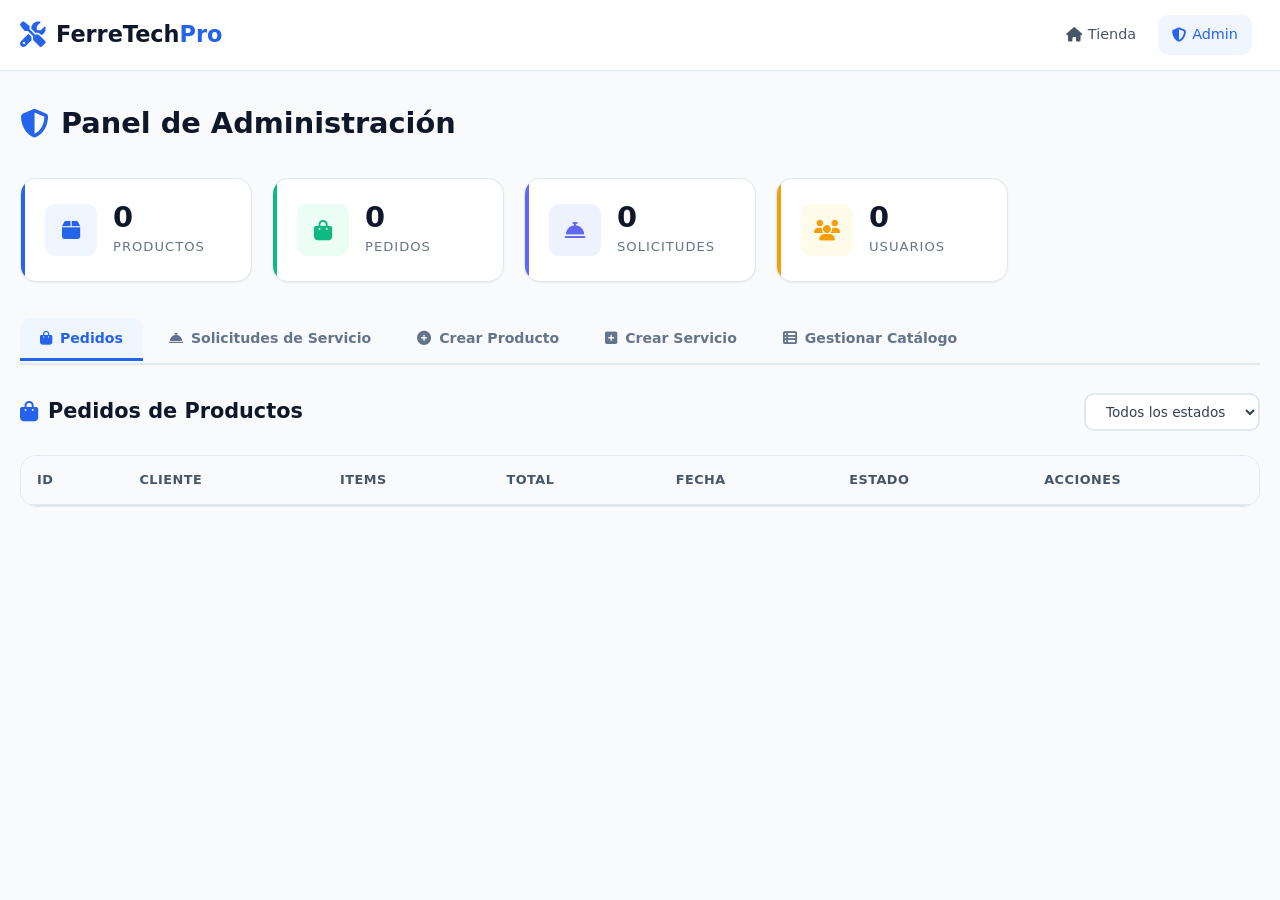
<file: admin.html>
<!DOCTYPE html>
<html lang="es">
<head>
    <meta charset="UTF-8">
    <meta name="viewport" content="width=device-width, initial-scale=1.0">
    <title>Panel Admin - FerreTech Pro</title>
    <link rel="stylesheet" href="style.css">
    <link rel="stylesheet" href="https://cdnjs.cloudflare.com/ajax/libs/font-awesome/6.5.0/css/all.min.css">
</head>
<body>

    <!-- NAVBAR -->
    <nav class="navbar" id="navbar">
        <div class="nav-container">
            <a href="index.html" class="nav-logo">
                <i class="fas fa-tools"></i>
                <span>FerreTech<strong>Pro</strong></span>
            </a>
            <div class="nav-links" id="navLinks">
                <a href="index.html" class="nav-link"><i class="fas fa-home"></i> Tienda</a>
                <a href="admin.html" class="nav-link active"><i class="fas fa-shield-alt"></i> Admin</a>
                <div class="nav-user" id="navUser"></div>
            </div>
            <button class="nav-toggle" id="navToggle"><i class="fas fa-bars"></i></button>
        </div>
    </nav>

    <!-- ADMIN CONTENT -->
    <main class="admin-page">
        <div class="container">
            <div class="page-header">
                <h1><i class="fas fa-shield-alt"></i> Panel de Administración</h1>
            </div>

            <!-- STATS CARDS -->
            <div class="admin-stats" id="adminStats">
                <div class="admin-stat-card stat-blue">
                    <div class="stat-icon"><i class="fas fa-box"></i></div>
                    <div class="stat-info">
                        <span class="stat-value" id="statProducts">0</span>
                        <span class="stat-label">Productos</span>
                    </div>
                </div>
                <div class="admin-stat-card stat-green">
                    <div class="stat-icon"><i class="fas fa-shopping-bag"></i></div>
                    <div class="stat-info">
                        <span class="stat-value" id="statOrders">0</span>
                        <span class="stat-label">Pedidos</span>
                    </div>
                </div>
                <div class="admin-stat-card stat-purple">
                    <div class="stat-icon"><i class="fas fa-concierge-bell"></i></div>
                    <div class="stat-info">
                        <span class="stat-value" id="statServices">0</span>
                        <span class="stat-label">Solicitudes</span>
                    </div>
                </div>
                <div class="admin-stat-card stat-orange">
                    <div class="stat-icon"><i class="fas fa-users"></i></div>
                    <div class="stat-info">
                        <span class="stat-value" id="statUsers">0</span>
                        <span class="stat-label">Usuarios</span>
                    </div>
                </div>
            </div>

            <!-- TABS -->
            <div class="admin-tabs">
                <button class="admin-tab active" data-tab="orders">
                    <i class="fas fa-shopping-bag"></i> Pedidos
                </button>
                <button class="admin-tab" data-tab="serviceRequests">
                    <i class="fas fa-concierge-bell"></i> Solicitudes de Servicio
                </button>
                <button class="admin-tab" data-tab="createProduct">
                    <i class="fas fa-plus-circle"></i> Crear Producto
                </button>
                <button class="admin-tab" data-tab="createService">
                    <i class="fas fa-plus-square"></i> Crear Servicio
                </button>
                <button class="admin-tab" data-tab="manageItems">
                    <i class="fas fa-th-list"></i> Gestionar Catálogo
                </button>
            </div>

            <!-- TAB: PEDIDOS -->
            <div class="admin-panel active" id="panel-orders">
                <div class="panel-header">
                    <h2><i class="fas fa-shopping-bag"></i> Pedidos de Productos</h2>
                    <div class="panel-filters">
                        <select id="orderStatusFilter">
                            <option value="all">Todos los estados</option>
                            <option value="pendiente">Pendiente</option>
                            <option value="procesando">Procesando</option>
                            <option value="enviado">Enviado</option>
                            <option value="entregado">Entregado</option>
                            <option value="cancelado">Cancelado</option>
                        </select>
                    </div>
                </div>
                <div class="admin-table-wrapper">
                    <table class="admin-table" id="ordersTable">
                        <thead>
                            <tr>
                                <th>ID</th>
                                <th>Cliente</th>
                                <th>Items</th>
                                <th>Total</th>
                                <th>Fecha</th>
                                <th>Estado</th>
                                <th>Acciones</th>
                            </tr>
                        </thead>
                        <tbody id="ordersBody"></tbody>
                    </table>
                </div>
                <div class="empty-state hidden" id="emptyOrders">
                    <i class="fas fa-inbox"></i>
                    <h3>No hay pedidos</h3>
                    <p>Los pedidos de clientes aparecerán aquí</p>
                </div>
            </div>

            <!-- TAB: SOLICITUDES DE SERVICIO -->
            <div class="admin-panel" id="panel-serviceRequests">
                <div class="panel-header">
                    <h2><i class="fas fa-concierge-bell"></i> Solicitudes de Servicio</h2>
                    <div class="panel-filters">
                        <select id="serviceStatusFilter">
                            <option value="all">Todos los estados</option>
                            <option value="pendiente">Pendiente</option>
                            <option value="en_progreso">En Progreso</option>
                            <option value="completado">Completado</option>
                            <option value="cancelado">Cancelado</option>
                        </select>
                    </div>
                </div>
                <div class="admin-table-wrapper">
                    <table class="admin-table" id="serviceRequestsTable">
                        <thead>
                            <tr>
                                <th>ID</th>
                                <th>Cliente</th>
                                <th>Servicio</th>
                                <th>Descripción</th>
                                <th>Fecha Solicitada</th>
                                <th>Estado</th>
                                <th>Acciones</th>
                            </tr>
                        </thead>
                        <tbody id="serviceRequestsBody"></tbody>
                    </table>
                </div>
                <div class="empty-state hidden" id="emptyServiceRequests">
                    <i class="fas fa-concierge-bell"></i>
                    <h3>No hay solicitudes</h3>
                    <p>Las solicitudes de servicio aparecerán aquí</p>
                </div>
            </div>

            <!-- TAB: CREAR PRODUCTO -->
            <div class="admin-panel" id="panel-createProduct">
                <div class="panel-header">
                    <h2><i class="fas fa-plus-circle"></i> Crear Nuevo Producto</h2>
                </div>
                <form class="admin-form" id="createProductForm">
                    <div class="form-row">
                        <div class="form-group">
                            <label><i class="fas fa-tag"></i> Nombre del producto</label>
                            <input type="text" id="prodName" placeholder="Ej: Taladro Percutor" required>
                        </div>
                        <div class="form-group">
                            <label><i class="fas fa-layer-group"></i> Categoría</label>
                            <select id="prodCategory" required>
                                <option value="">Seleccionar...</option>
                                <option value="herramientas">Herramientas</option>
                                <option value="materiales">Materiales</option>
                                <option value="electrico">Eléctrico</option>
                                <option value="seguridad">Seguridad</option>
                                <option value="plomeria">Plomería</option>
                            </select>
                        </div>
                    </div>
                    <div class="form-group">
                        <label><i class="fas fa-align-left"></i> Descripción</label>
                        <textarea id="prodDescription" rows="3" placeholder="Descripción detallada del producto..." required></textarea>
                    </div>
                    <div class="form-row">
                        <div class="form-group">
                            <label><i class="fas fa-dollar-sign"></i> Precio ($)</label>
                            <input type="number" id="prodPrice" step="0.01" min="0.01" placeholder="0.00" required>
                        </div>
                        <div class="form-group">
                            <label><i class="fas fa-boxes"></i> Stock</label>
                            <input type="number" id="prodStock" min="0" placeholder="0" required>
                        </div>
                        <div class="form-group">
                            <label><i class="fas fa-image"></i> Icono (FontAwesome)</label>
                            <input type="text" id="prodIcon" placeholder="Ej: fa-hammer" value="fa-box">
                        </div>
                    </div>
                    <button type="submit" class="btn btn-primary btn-lg">
                        <i class="fas fa-save"></i> Guardar Producto
                    </button>
                </form>
            </div>

            <!-- TAB: CREAR SERVICIO -->
            <div class="admin-panel" id="panel-createService">
                <div class="panel-header">
                    <h2><i class="fas fa-plus-square"></i> Crear Nuevo Servicio</h2>
                </div>
                <form class="admin-form" id="createServiceForm">
                    <div class="form-row">
                        <div class="form-group">
                            <label><i class="fas fa-tag"></i> Nombre del servicio</label>
                            <input type="text" id="svcName" placeholder="Ej: Mantenimiento Eléctrico" required>
                        </div>
                        <div class="form-group">
                            <label><i class="fas fa-image"></i> Icono (FontAwesome)</label>
                            <input type="text" id="svcIcon" placeholder="Ej: fa-plug" value="fa-cog">
                        </div>
                    </div>
                    <div class="form-group">
                        <label><i class="fas fa-align-left"></i> Descripción</label>
                        <textarea id="svcDescription" rows="3" placeholder="Descripción del servicio..." required></textarea>
                    </div>
                    <div class="form-row">
                        <div class="form-group">
                            <label><i class="fas fa-dollar-sign"></i> Precio base ($)</label>
                            <input type="number" id="svcPrice" step="0.01" min="0" placeholder="0.00" required>
                        </div>
                        <div class="form-group">
                            <label><i class="fas fa-palette"></i> Color del card</label>
                            <select id="svcColor">
                                <option value="blue">Azul</option>
                                <option value="green">Verde</option>
                                <option value="purple">Morado</option>
                                <option value="orange">Naranja</option>
                                <option value="red">Rojo</option>
                            </select>
                        </div>
                    </div>
                    <div class="form-group">
                        <label><i class="fas fa-list"></i> Características (una por línea)</label>
                        <textarea id="svcFeatures" rows="4" placeholder="Diagnóstico gratuito&#10;Garantía 6 meses&#10;Técnicos certificados" required></textarea>
                    </div>
                    <button type="submit" class="btn btn-primary btn-lg">
                        <i class="fas fa-save"></i> Guardar Servicio
                    </button>
                </form>
            </div>

            <!-- TAB: GESTIONAR CATÁLOGO -->
            <div class="admin-panel" id="panel-manageItems">
                <div class="panel-header">
                    <h2><i class="fas fa-th-list"></i> Gestionar Catálogo</h2>
                    <div class="panel-filters">
                        <select id="catalogTypeFilter">
                            <option value="all">Todo</option>
                            <option value="product">Solo Productos</option>
                            <option value="service">Solo Servicios</option>
                        </select>
                    </div>
                </div>
                <div class="admin-table-wrapper">
                    <table class="admin-table" id="catalogTable">
                        <thead>
                            <tr>
                                <th>ID</th>
                                <th>Tipo</th>
                                <th>Nombre</th>
                                <th>Categoría</th>
                                <th>Precio</th>
                                <th>Stock</th>
                                <th>Acciones</th>
                            </tr>
                        </thead>
                        <tbody id="catalogBody"></tbody>
                    </table>
                </div>
            </div>

        </div>
    </main>

    <!-- TOAST -->
    <div class="toast-container" id="toastContainer"></div>

    <script src="js/api.js"></script>
    <script src="js/cart.js"></script>
    <script src="js/admin.js"></script>
</body>
</html>
</file>
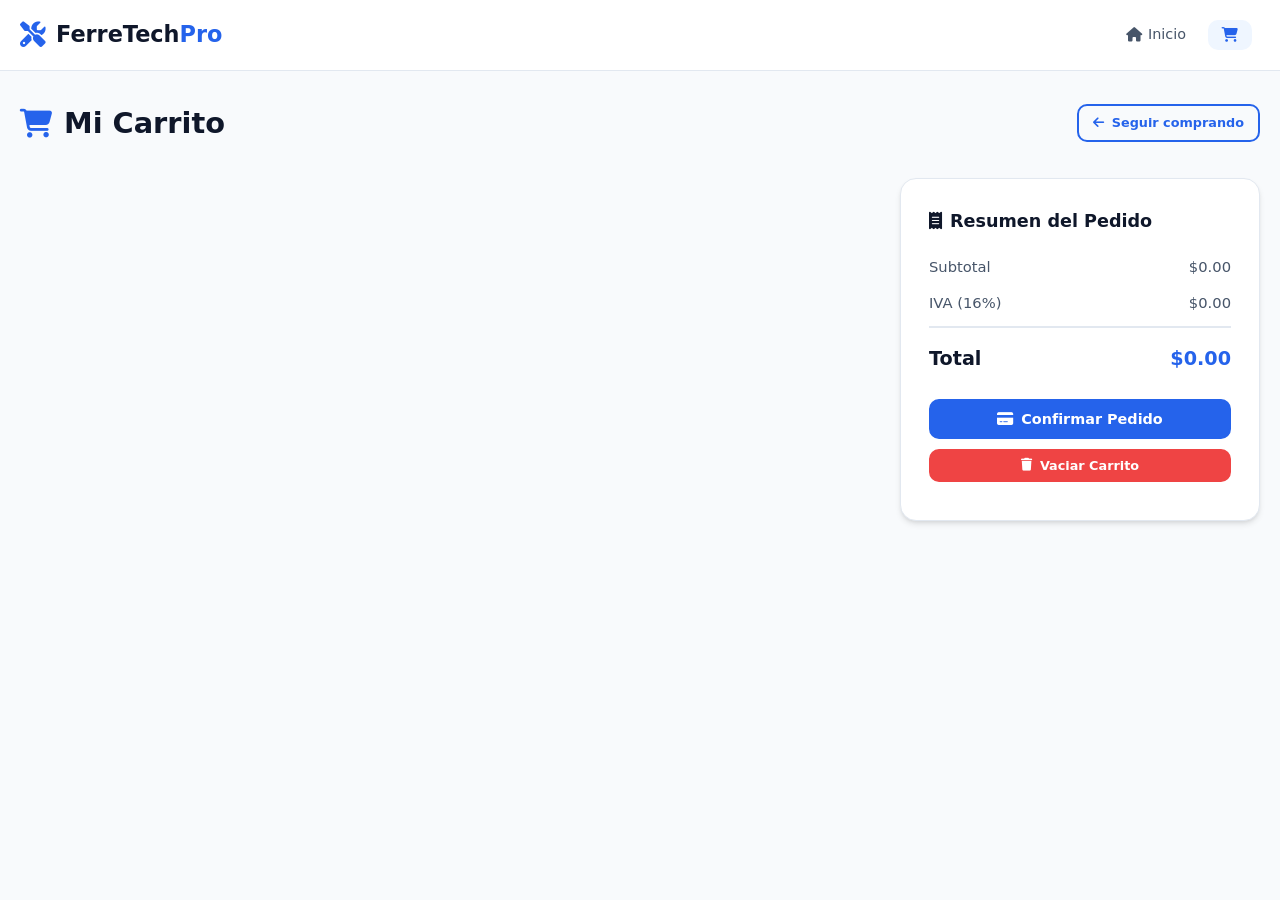
<file: carrito.html>
<!DOCTYPE html>
<html lang="es">
<head>
    <meta charset="UTF-8">
    <meta name="viewport" content="width=device-width, initial-scale=1.0">
    <title>Carrito - FerreTech Pro</title>
    <link rel="stylesheet" href="style.css">
    <link rel="stylesheet" href="https://cdnjs.cloudflare.com/ajax/libs/font-awesome/6.5.0/css/all.min.css">
</head>
<body>

    <!-- NAVBAR -->
    <nav class="navbar" id="navbar">
        <div class="nav-container">
            <a href="index.html" class="nav-logo">
                <i class="fas fa-tools"></i>
                <span>FerreTech<strong>Pro</strong></span>
            </a>
            <div class="nav-links" id="navLinks">
                <a href="index.html" class="nav-link"><i class="fas fa-home"></i> Inicio</a>
                <a href="carrito.html" class="nav-link active nav-cart">
                    <i class="fas fa-shopping-cart"></i>
                    <span class="cart-badge" id="cartBadge">0</span>
                </a>
                <div class="nav-user" id="navUser"></div>
            </div>
            <button class="nav-toggle" id="navToggle"><i class="fas fa-bars"></i></button>
        </div>
    </nav>

    <!-- CART CONTENT -->
    <main class="cart-page">
        <div class="container">
            <div class="page-header">
                <h1><i class="fas fa-shopping-cart"></i> Mi Carrito</h1>
                <a href="index.html" class="btn btn-outline btn-sm">
                    <i class="fas fa-arrow-left"></i> Seguir comprando
                </a>
            </div>

            <div class="cart-layout" id="cartLayout">
                <div class="cart-items" id="cartItems"></div>
                <div class="cart-summary" id="cartSummary">
                    <h3><i class="fas fa-receipt"></i> Resumen del Pedido</h3>
                    <div class="summary-lines">
                        <div class="summary-line">
                            <span>Subtotal</span>
                            <span id="subtotal">$0.00</span>
                        </div>
                        <div class="summary-line">
                            <span>IVA (16%)</span>
                            <span id="tax">$0.00</span>
                        </div>
                        <div class="summary-line summary-total">
                            <span>Total</span>
                            <span id="total">$0.00</span>
                        </div>
                    </div>
                    <button class="btn btn-primary btn-block" id="checkoutBtn">
                        <i class="fas fa-credit-card"></i> Confirmar Pedido
                    </button>
                    <button class="btn btn-danger btn-block btn-sm" id="clearCartBtn">
                        <i class="fas fa-trash"></i> Vaciar Carrito
                    </button>
                </div>
            </div>

            <div class="empty-state hidden" id="emptyCart">
                <i class="fas fa-shopping-cart"></i>
                <h3>Tu carrito está vacío</h3>
                <p>Agrega productos o solicita servicios desde nuestro catálogo</p>
                <a href="index.html" class="btn btn-primary"><i class="fas fa-store"></i> Ir al catálogo</a>
            </div>
        </div>
    </main>

    <!-- TOAST -->
    <div class="toast-container" id="toastContainer"></div>

    <script src="js/api.js"></script>
    <script src="js/cart.js"></script>
</body>
</html>
</file>
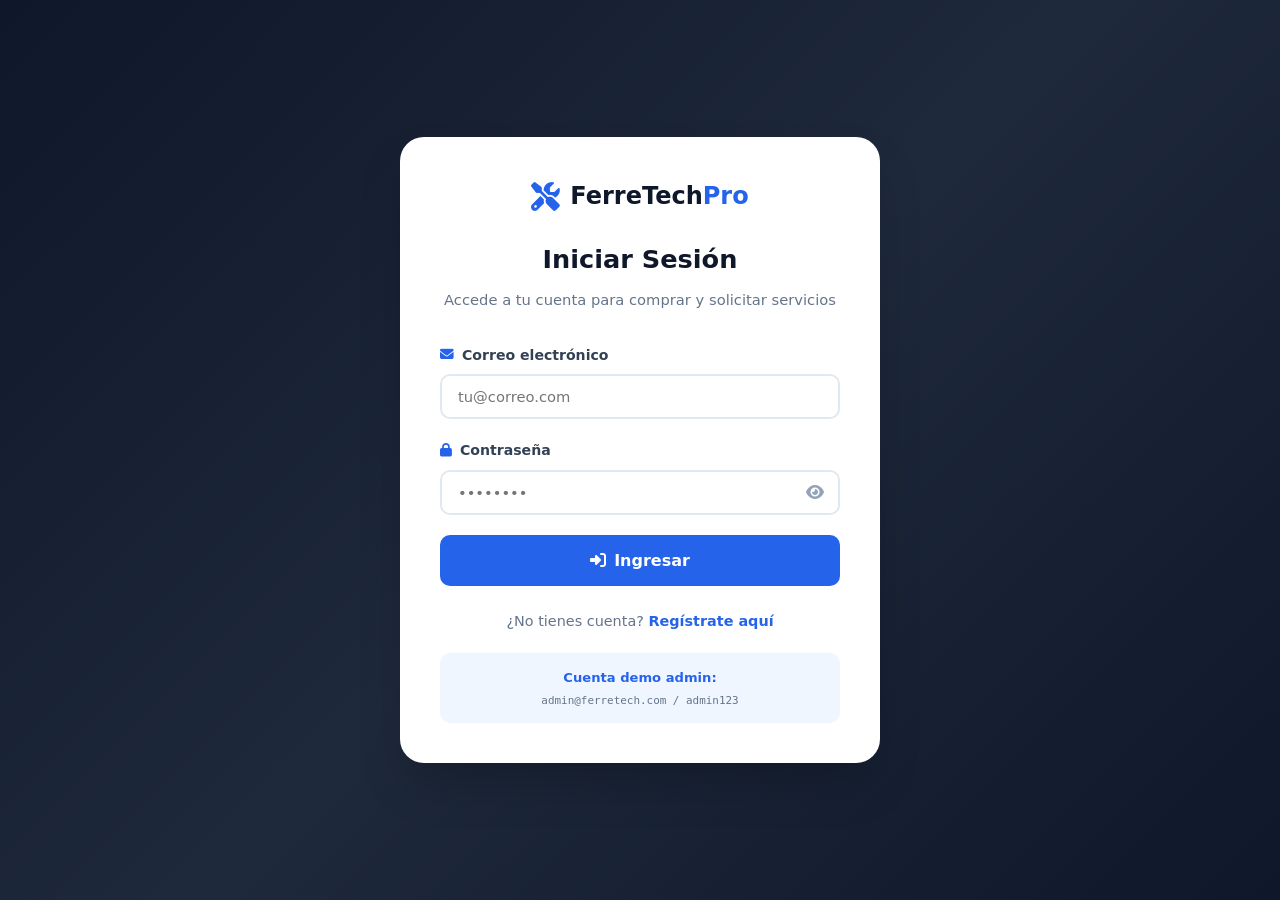
<file: login.html>
<!DOCTYPE html>
<html lang="es">
<head>
    <meta charset="UTF-8">
    <meta name="viewport" content="width=device-width, initial-scale=1.0">
    <title>Iniciar Sesión - FerreTech Pro</title>
    <link rel="stylesheet" href="style.css">
    <link rel="stylesheet" href="https://cdnjs.cloudflare.com/ajax/libs/font-awesome/6.5.0/css/all.min.css">
</head>
<body class="auth-body">

    <div class="auth-container">
        <div class="auth-card">
            <div class="auth-header">
                <a href="index.html" class="auth-logo">
                    <i class="fas fa-tools"></i>
                    <span>FerreTech<strong>Pro</strong></span>
                </a>
                <h2>Iniciar Sesión</h2>
                <p>Accede a tu cuenta para comprar y solicitar servicios</p>
            </div>

            <form class="auth-form" id="loginForm">
                <div class="form-group">
                    <label><i class="fas fa-envelope"></i> Correo electrónico</label>
                    <input type="email" id="loginEmail" placeholder="tu@correo.com" required>
                </div>
                <div class="form-group">
                    <label><i class="fas fa-lock"></i> Contraseña</label>
                    <div class="password-wrapper">
                        <input type="password" id="loginPassword" placeholder="••••••••" required>
                        <button type="button" class="password-toggle" data-target="loginPassword">
                            <i class="fas fa-eye"></i>
                        </button>
                    </div>
                </div>
                <button type="submit" class="btn btn-primary btn-block btn-lg">
                    <i class="fas fa-sign-in-alt"></i> Ingresar
                </button>
            </form>

            <div class="auth-footer">
                <p>¿No tienes cuenta? <a href="register.html">Regístrate aquí</a></p>
            </div>

            <div class="auth-demo">
                <p><strong>Cuenta demo admin:</strong></p>
                <small>admin@ferretech.com / admin123</small>
            </div>
        </div>
    </div>

    <div class="toast-container" id="toastContainer"></div>

    <script src="js/api.js"></script>
    <script>
        document.addEventListener('DOMContentLoaded', () => {
            // Si ya está logueado, redirigir
            const user = API.Auth.getCurrentUser();
            if (user) {
                window.location.href = 'index.html';
                return;
            }

            // Inicializar datos base
            API.Init.seedData();

            // Toggle password visibility
            document.querySelectorAll('.password-toggle').forEach(btn => {
                btn.addEventListener('click', () => {
                    const target = document.getElementById(btn.dataset.target);
                    const icon = btn.querySelector('i');
                    if (target.type === 'password') {
                        target.type = 'text';
                        icon.classList.replace('fa-eye', 'fa-eye-slash');
                    } else {
                        target.type = 'password';
                        icon.classList.replace('fa-eye-slash', 'fa-eye');
                    }
                });
            });

            // Login form
            document.getElementById('loginForm').addEventListener('submit', (e) => {
                e.preventDefault();
                const email = document.getElementById('loginEmail').value.trim();
                const password = document.getElementById('loginPassword').value;

                const result = API.Auth.login(email, password);
                if (result.success) {
                    showToast('¡Bienvenido de vuelta!', 'success');
                    setTimeout(() => {
                        window.location.href = result.user.role === 'admin' ? 'admin.html' : 'index.html';
                    }, 800);
                } else {
                    showToast(result.message, 'error');
                }
            });
        });

        function showToast(message, type = 'info') {
            const container = document.getElementById('toastContainer');
            const toast = document.createElement('div');
            toast.className = `toast toast-${type}`;
            const icons = { success: 'check-circle', error: 'exclamation-circle', info: 'info-circle', warning: 'exclamation-triangle' };
            toast.innerHTML = `<i class="fas fa-${icons[type] || icons.info}"></i><span>${message}</span>`;
            container.appendChild(toast);
            requestAnimationFrame(() => toast.classList.add('show'));
            setTimeout(() => {
                toast.classList.remove('show');
                setTimeout(() => toast.remove(), 300);
            }, 3000);
        }
    </script>
</body>
</html>
</file>
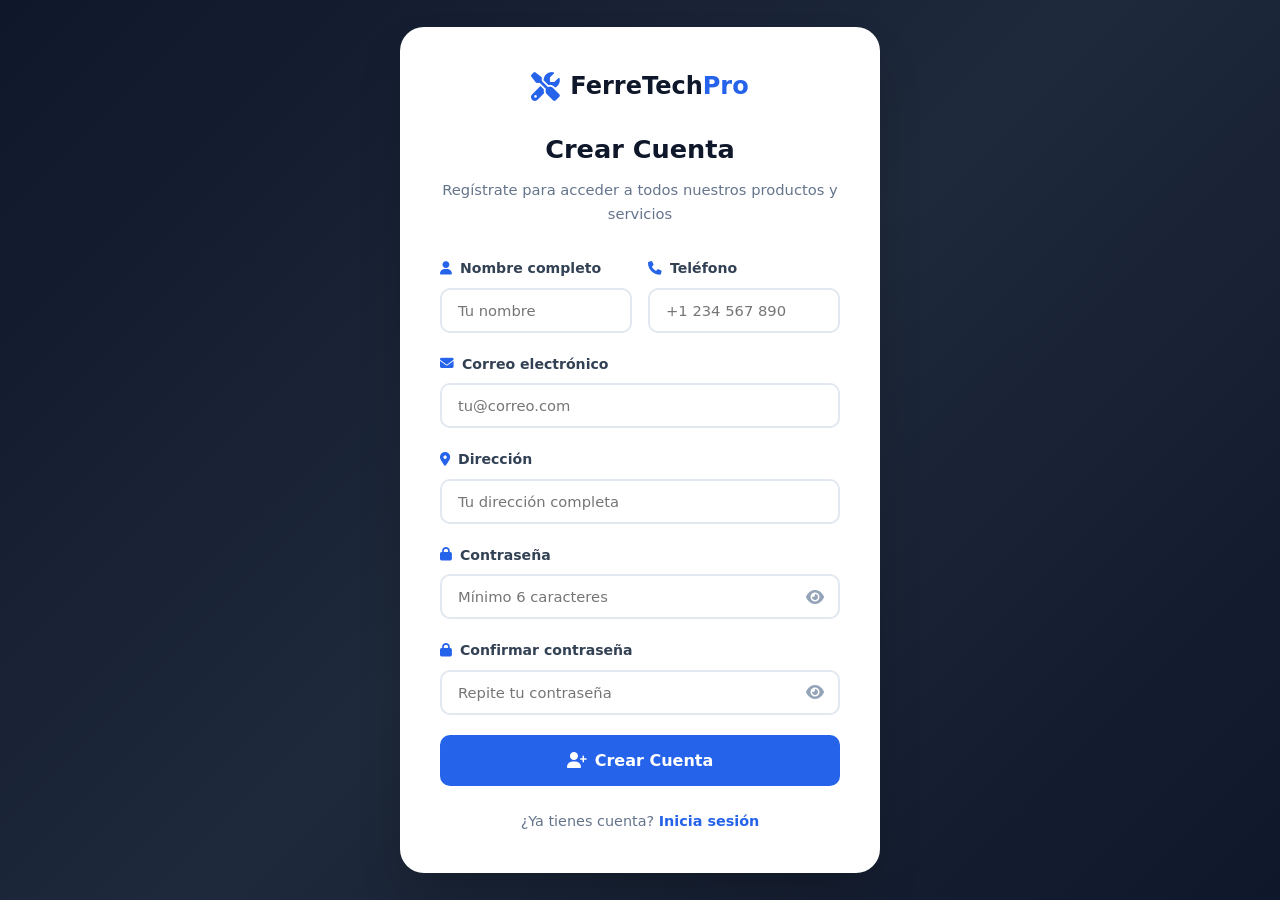
<file: register.html>
<!DOCTYPE html>
<html lang="es">
<head>
    <meta charset="UTF-8">
    <meta name="viewport" content="width=device-width, initial-scale=1.0">
    <title>Registro - FerreTech Pro</title>
    <link rel="stylesheet" href="style.css">
    <link rel="stylesheet" href="https://cdnjs.cloudflare.com/ajax/libs/font-awesome/6.5.0/css/all.min.css">
</head>
<body class="auth-body">

    <div class="auth-container">
        <div class="auth-card">
            <div class="auth-header">
                <a href="index.html" class="auth-logo">
                    <i class="fas fa-tools"></i>
                    <span>FerreTech<strong>Pro</strong></span>
                </a>
                <h2>Crear Cuenta</h2>
                <p>Regístrate para acceder a todos nuestros productos y servicios</p>
            </div>

            <form class="auth-form" id="registerForm">
                <div class="form-row">
                    <div class="form-group">
                        <label><i class="fas fa-user"></i> Nombre completo</label>
                        <input type="text" id="regName" placeholder="Tu nombre" required minlength="3">
                    </div>
                    <div class="form-group">
                        <label><i class="fas fa-phone"></i> Teléfono</label>
                        <input type="tel" id="regPhone" placeholder="+1 234 567 890" required>
                    </div>
                </div>
                <div class="form-group">
                    <label><i class="fas fa-envelope"></i> Correo electrónico</label>
                    <input type="email" id="regEmail" placeholder="tu@correo.com" required>
                </div>
                <div class="form-group">
                    <label><i class="fas fa-map-marker-alt"></i> Dirección</label>
                    <input type="text" id="regAddress" placeholder="Tu dirección completa" required>
                </div>
                <div class="form-group">
                    <label><i class="fas fa-lock"></i> Contraseña</label>
                    <div class="password-wrapper">
                        <input type="password" id="regPassword" placeholder="Mínimo 6 caracteres" required minlength="6">
                        <button type="button" class="password-toggle" data-target="regPassword">
                            <i class="fas fa-eye"></i>
                        </button>
                    </div>
                </div>
                <div class="form-group">
                    <label><i class="fas fa-lock"></i> Confirmar contraseña</label>
                    <div class="password-wrapper">
                        <input type="password" id="regPasswordConfirm" placeholder="Repite tu contraseña" required minlength="6">
                        <button type="button" class="password-toggle" data-target="regPasswordConfirm">
                            <i class="fas fa-eye"></i>
                        </button>
                    </div>
                </div>
                <button type="submit" class="btn btn-primary btn-block btn-lg">
                    <i class="fas fa-user-plus"></i> Crear Cuenta
                </button>
            </form>

            <div class="auth-footer">
                <p>¿Ya tienes cuenta? <a href="login.html">Inicia sesión</a></p>
            </div>
        </div>
    </div>

    <div class="toast-container" id="toastContainer"></div>

    <script src="js/api.js"></script>
    <script>
        document.addEventListener('DOMContentLoaded', () => {
            const user = API.Auth.getCurrentUser();
            if (user) {
                window.location.href = 'index.html';
                return;
            }

            API.Init.seedData();

            // Toggle password
            document.querySelectorAll('.password-toggle').forEach(btn => {
                btn.addEventListener('click', () => {
                    const target = document.getElementById(btn.dataset.target);
                    const icon = btn.querySelector('i');
                    if (target.type === 'password') {
                        target.type = 'text';
                        icon.classList.replace('fa-eye', 'fa-eye-slash');
                    } else {
                        target.type = 'password';
                        icon.classList.replace('fa-eye-slash', 'fa-eye');
                    }
                });
            });

            // Register form
            document.getElementById('registerForm').addEventListener('submit', (e) => {
                e.preventDefault();

                const name = document.getElementById('regName').value.trim();
                const phone = document.getElementById('regPhone').value.trim();
                const email = document.getElementById('regEmail').value.trim();
                const address = document.getElementById('regAddress').value.trim();
                const password = document.getElementById('regPassword').value;
                const passwordConfirm = document.getElementById('regPasswordConfirm').value;

                if (password !== passwordConfirm) {
                    showToast('Las contraseñas no coinciden', 'error');
                    return;
                }

                const result = API.Auth.register({ name, phone, email, address, password });
                if (result.success) {
                    showToast('¡Cuenta creada exitosamente!', 'success');
                    setTimeout(() => { window.location.href = 'login.html'; }, 1000);
                } else {
                    showToast(result.message, 'error');
                }
            });
        });

        function showToast(message, type = 'info') {
            const container = document.getElementById('toastContainer');
            const toast = document.createElement('div');
            toast.className = `toast toast-${type}`;
            const icons = { success: 'check-circle', error: 'exclamation-circle', info: 'info-circle', warning: 'exclamation-triangle' };
            toast.innerHTML = `<i class="fas fa-${icons[type] || icons.info}"></i><span>${message}</span>`;
            container.appendChild(toast);
            requestAnimationFrame(() => toast.classList.add('show'));
            setTimeout(() => {
                toast.classList.remove('show');
                setTimeout(() => toast.remove(), 300);
            }, 3000);
        }
    </script>
</body>
</html>
</file>
<file: style.css>
:root {
    --primary: #2563eb;
    --primary-dark: #1d4ed8;
    --primary-light: #3b82f6;
    --primary-bg: #eff6ff;

    --secondary: #0f172a;
    --secondary-light: #1e293b;

    --success: #10b981;
    --success-bg: #ecfdf5;
    --warning: #f59e0b;
    --warning-bg: #fffbeb;
    --danger: #ef4444;
    --danger-bg: #fef2f2;
    --info: #6366f1;
    --info-bg: #eef2ff;

    --gray-50: #f8fafc;
    --gray-100: #f1f5f9;
    --gray-200: #e2e8f0;
    --gray-300: #cbd5e1;
    --gray-400: #94a3b8;
    --gray-500: #64748b;
    --gray-600: #475569;
    --gray-700: #334155;
    --gray-800: #1e293b;
    --gray-900: #0f172a;

    --radius-sm: 6px;
    --radius: 10px;
    --radius-lg: 16px;
    --radius-xl: 24px;
    --radius-full: 9999px;

    --shadow-sm: 0 1px 2px rgba(0,0,0,0.05);
    --shadow: 0 4px 6px -1px rgba(0,0,0,0.1), 0 2px 4px -2px rgba(0,0,0,0.1);
    --shadow-md: 0 10px 15px -3px rgba(0,0,0,0.1), 0 4px 6px -4px rgba(0,0,0,0.1);
    --shadow-lg: 0 20px 25px -5px rgba(0,0,0,0.1), 0 8px 10px -6px rgba(0,0,0,0.1);
    --shadow-xl: 0 25px 50px -12px rgba(0,0,0,0.25);

    --transition: all 0.3s cubic-bezier(0.4, 0, 0.2, 1);
    --transition-fast: all 0.15s ease;

    --font: 'Segoe UI', system-ui, -apple-system, sans-serif;
    --font-mono: 'SF Mono', 'Fira Code', monospace;
}

/* ==================== RESET ==================== */
*,
*::before,
*::after {
    margin: 0;
    padding: 0;
    box-sizing: border-box;
}

html {
    scroll-behavior: smooth;
    scroll-padding-top: 80px;
}

body {
    font-family: var(--font);
    background: var(--gray-50);
    color: var(--gray-800);
    line-height: 1.6;
    min-height: 100vh;
    -webkit-font-smoothing: antialiased;
}

a {
    text-decoration: none;
    color: inherit;
}

img {
    max-width: 100%;
    display: block;
}

button {
    cursor: pointer;
    border: none;
    background: none;
    font-family: inherit;
    font-size: inherit;
}

input, select, textarea {
    font-family: inherit;
    font-size: inherit;
}

.hidden {
    display: none !important;
}

.container {
    max-width: 1280px;
    margin: 0 auto;
    padding: 0 20px;
}

/* ==================== NAVBAR ==================== */
.navbar {
    position: fixed;
    top: 0;
    left: 0;
    right: 0;
    z-index: 1000;
    background: rgba(255, 255, 255, 0.95);
    backdrop-filter: blur(20px);
    border-bottom: 1px solid var(--gray-200);
    transition: var(--transition);
}

.navbar.scrolled {
    box-shadow: var(--shadow-md);
}

.nav-container {
    max-width: 1280px;
    margin: 0 auto;
    padding: 0 20px;
    display: flex;
    align-items: center;
    justify-content: space-between;
    height: 70px;
    gap: 20px;
}

.nav-logo {
    display: flex;
    align-items: center;
    gap: 10px;
    font-size: 1.4rem;
    color: var(--secondary);
    font-weight: 600;
    flex-shrink: 0;
}

.nav-logo i {
    color: var(--primary);
    font-size: 1.6rem;
}

.nav-logo strong {
    color: var(--primary);
}

.nav-search {
    flex: 1;
    max-width: 400px;
    display: flex;
    position: relative;
}

.nav-search input {
    width: 100%;
    padding: 10px 45px 10px 16px;
    border: 2px solid var(--gray-200);
    border-radius: var(--radius-full);
    background: var(--gray-50);
    outline: none;
    transition: var(--transition);
    font-size: 0.9rem;
}

.nav-search input:focus {
    border-color: var(--primary);
    background: white;
    box-shadow: 0 0 0 4px var(--primary-bg);
}

.nav-search button {
    position: absolute;
    right: 4px;
    top: 50%;
    transform: translateY(-50%);
    width: 36px;
    height: 36px;
    border-radius: var(--radius-full);
    background: var(--primary);
    color: white;
    display: flex;
    align-items: center;
    justify-content: center;
    transition: var(--transition);
}

.nav-search button:hover {
    background: var(--primary-dark);
}

.nav-links {
    display: flex;
    align-items: center;
    gap: 8px;
}

.nav-link {
    padding: 8px 14px;
    border-radius: var(--radius);
    color: var(--gray-600);
    font-weight: 500;
    font-size: 0.9rem;
    transition: var(--transition);
    display: flex;
    align-items: center;
    gap: 6px;
    white-space: nowrap;
}

.nav-link:hover {
    color: var(--primary);
    background: var(--primary-bg);
}

.nav-link.active {
    color: var(--primary);
    background: var(--primary-bg);
}

.nav-cart {
    position: relative;
}

.cart-badge {
    position: absolute;
    top: -2px;
    right: -2px;
    background: var(--danger);
    color: white;
    font-size: 0.65rem;
    font-weight: 700;
    width: 18px;
    height: 18px;
    border-radius: var(--radius-full);
    display: flex;
    align-items: center;
    justify-content: center;
    opacity: 0;
    transform: scale(0);
    transition: var(--transition);
}

.cart-badge.has-items {
    opacity: 1;
    transform: scale(1);
}

.nav-toggle {
    display: none;
    width: 40px;
    height: 40px;
    border-radius: var(--radius);
    color: var(--gray-700);
    font-size: 1.2rem;
    align-items: center;
    justify-content: center;
    transition: var(--transition);
}

.nav-toggle:hover {
    background: var(--gray-100);
}

/* User Dropdown */
.user-dropdown {
    position: relative;
}

.user-btn {
    display: flex;
    align-items: center;
    gap: 8px;
    padding: 6px 12px;
    border-radius: var(--radius-full);
    transition: var(--transition);
    cursor: pointer;
}

.user-btn:hover {
    background: var(--gray-100);
}

.user-avatar {
    width: 34px;
    height: 34px;
    border-radius: var(--radius-full);
    background: linear-gradient(135deg, var(--primary), var(--info));
    color: white;
    display: flex;
    align-items: center;
    justify-content: center;
    font-weight: 700;
    font-size: 0.85rem;
}

.admin-avatar {
    background: linear-gradient(135deg, var(--danger), var(--warning));
}

.user-name {
    font-weight: 600;
    font-size: 0.9rem;
    color: var(--gray-700);
}

.user-btn .fa-chevron-down {
    font-size: 0.7rem;
    color: var(--gray-400);
    transition: var(--transition);
}

.dropdown-menu {
    position: absolute;
    top: calc(100% + 8px);
    right: 0;
    min-width: 240px;
    background: white;
    border-radius: var(--radius-lg);
    box-shadow: var(--shadow-xl);
    border: 1px solid var(--gray-200);
    opacity: 0;
    visibility: hidden;
    transform: translateY(-10px);
    transition: var(--transition);
    overflow: hidden;
    z-index: 100;
}

.dropdown-menu.show {
    opacity: 1;
    visibility: visible;
    transform: translateY(0);
}

.dropdown-header {
    padding: 16px;
    border-bottom: 1px solid var(--gray-100);
    display: flex;
    flex-direction: column;
    gap: 2px;
}

.dropdown-header strong {
    font-size: 0.95rem;
}

.dropdown-header small {
    color: var(--gray-500);
    font-size: 0.8rem;
}

.role-badge {
    display: inline-block;
    padding: 2px 10px;
    border-radius: var(--radius-full);
    font-size: 0.7rem;
    font-weight: 700;
    text-transform: uppercase;
    margin-top: 6px;
    width: fit-content;
}

.role-admin {
    background: var(--danger-bg);
    color: var(--danger);
}

.role-cliente {
    background: var(--primary-bg);
    color: var(--primary);
}

.dropdown-item {
    display: flex;
    align-items: center;
    gap: 10px;
    padding: 12px 16px;
    color: var(--gray-700);
    font-size: 0.9rem;
    transition: var(--transition);
    width: 100%;
    text-align: left;
    border: none;
    background: none;
    cursor: pointer;
}

.dropdown-item:hover {
    background: var(--gray-50);
    color: var(--primary);
}

.dropdown-logout:hover {
    background: var(--danger-bg);
    color: var(--danger);
}

.nav-login-btn,
.nav-register-btn {
    white-space: nowrap;
}

/* ==================== BUTTONS ==================== */
.btn {
    display: inline-flex;
    align-items: center;
    justify-content: center;
    gap: 8px;
    padding: 10px 20px;
    border-radius: var(--radius);
    font-weight: 600;
    font-size: 0.9rem;
    transition: var(--transition);
    border: 2px solid transparent;
    cursor: pointer;
    white-space: nowrap;
}

.btn-sm {
    padding: 7px 14px;
    font-size: 0.8rem;
}

.btn-lg {
    padding: 14px 28px;
    font-size: 1rem;
}

.btn-block {
    width: 100%;
}

.btn-primary {
    background: var(--primary);
    color: white;
    border-color: var(--primary);
}

.btn-primary:hover {
    background: var(--primary-dark);
    border-color: var(--primary-dark);
    transform: translateY(-1px);
    box-shadow: var(--shadow-md);
}

.btn-outline {
    background: transparent;
    color: var(--primary);
    border-color: var(--primary);
}

.btn-outline:hover {
    background: var(--primary);
    color: white;
    transform: translateY(-1px);
}

.btn-danger {
    background: var(--danger);
    color: white;
    border-color: var(--danger);
}

.btn-danger:hover {
    background: #dc2626;
    border-color: #dc2626;
}

.btn-success {
    background: var(--success) !important;
    border-color: var(--success) !important;
    color: white !important;
}

.btn:disabled {
    opacity: 0.5;
    cursor: not-allowed;
    transform: none !important;
}

/* ==================== HERO ==================== */
.hero {
    min-height: 100vh;
    display: flex;
    align-items: center;
    justify-content: center;
    padding: 100px 20px 60px;
    background: linear-gradient(135deg, #0f172a 0%, #1e293b 50%, #0f172a 100%);
    position: relative;
    overflow: hidden;
}

.hero::before {
    content: '';
    position: absolute;
    top: 0;
    left: 0;
    right: 0;
    bottom: 0;
    background:
        radial-gradient(circle at 20% 50%, rgba(37, 99, 235, 0.15) 0%, transparent 50%),
        radial-gradient(circle at 80% 50%, rgba(99, 102, 241, 0.1) 0%, transparent 50%),
        radial-gradient(circle at 50% 80%, rgba(16, 185, 129, 0.08) 0%, transparent 40%);
}

.hero-content {
    max-width: 600px;
    z-index: 2;
    text-align: left;
}

.hero-badge {
    display: inline-flex;
    align-items: center;
    gap: 8px;
    padding: 8px 18px;
    background: rgba(37, 99, 235, 0.15);
    border: 1px solid rgba(37, 99, 235, 0.3);
    border-radius: var(--radius-full);
    color: var(--primary-light);
    font-size: 0.85rem;
    font-weight: 600;
    margin-bottom: 24px;
}
.hero h1 {
    font-size: 3.2rem;
    font-weight: 800;
    color: white;
    line-height: 1.15;
    margin-bottom: 20px;
}

.gradient-text {
    background: linear-gradient(135deg, var(--primary-light), var(--success), var(--info));
    -webkit-background-clip: text;
    -webkit-text-fill-color: transparent;
    background-clip: text;
}

.hero p {
    font-size: 1.1rem;
    color: var(--gray-400);
    margin-bottom: 32px;
    line-height: 1.7;
}

.hero-actions {
    display: flex;
    gap: 16px;
    margin-bottom: 48px;
    flex-wrap: wrap;
}

.hero-stats {
    display: flex;
    gap: 40px;
}

.stat {
    text-align: center;
    color: white;
}

.stat-number {
    font-size: 2rem;
    font-weight: 800;
    color: var(--primary-light);
}

.stat-label {
    display: block;
    font-size: 0.8rem;
    color: var(--gray-400);
    margin-top: 4px;
    text-transform: uppercase;
    letter-spacing: 1px;
}

.hero-visual {
    position: absolute;
    right: 10%;
    top: 50%;
    transform: translateY(-50%);
    z-index: 1;
    display: flex;
    flex-direction: column;
    gap: 20px;
}

.hero-card {
    padding: 20px 28px;
    background: rgba(255, 255, 255, 0.06);
    backdrop-filter: blur(10px);
    border: 1px solid rgba(255, 255, 255, 0.1);
    border-radius: var(--radius-lg);
    color: white;
    display: flex;
    align-items: center;
    gap: 14px;
    font-weight: 600;
    font-size: 0.95rem;
    animation: floatCard 6s ease-in-out infinite;
    transition: var(--transition);
}

.hero-card:hover {
    background: rgba(255, 255, 255, 0.12);
    transform: translateX(-10px);
}

.hero-card i {
    font-size: 1.4rem;
    width: 44px;
    height: 44px;
    border-radius: var(--radius);
    display: flex;
    align-items: center;
    justify-content: center;
}

.hero-card-1 i { background: rgba(37, 99, 235, 0.3); color: #60a5fa; }
.hero-card-2 i { background: rgba(16, 185, 129, 0.3); color: #34d399; }
.hero-card-3 i { background: rgba(139, 92, 246, 0.3); color: #a78bfa; }

.hero-card-1 { animation-delay: 0s; }
.hero-card-2 { animation-delay: 2s; }
.hero-card-3 { animation-delay: 4s; }

@keyframes floatCard {
    0%, 100% { transform: translateY(0) translateX(0); }
    50% { transform: translateY(-15px) translateX(-5px); }
}

/* ==================== SECTIONS ==================== */
.section-header {
    text-align: center;
    margin-bottom: 48px;
}

.section-tag {
    display: inline-flex;
    align-items: center;
    gap: 8px;
    padding: 6px 16px;
    background: var(--primary-bg);
    color: var(--primary);
    border-radius: var(--radius-full);
    font-size: 0.85rem;
    font-weight: 600;
    margin-bottom: 16px;
}

.section-header h2 {
    font-size: 2.2rem;
    font-weight: 800;
    color: var(--secondary);
    margin-bottom: 8px;
}

.section-desc {
    color: var(--gray-500);
    font-size: 1.05rem;
    max-width: 600px;
    margin: 0 auto;
}

/* ==================== CATEGORIES ==================== */
.categories-section {
    padding: 80px 0;
    background: white;
}

.categories-grid {
    display: grid;
    grid-template-columns: repeat(auto-fill, minmax(180px, 1fr));
    gap: 20px;
}

.category-card {
    padding: 28px 20px;
    background: var(--gray-50);
    border-radius: var(--radius-lg);
    text-align: center;
    cursor: pointer;
    transition: var(--transition);
    border: 2px solid transparent;
    position: relative;
    overflow: hidden;
}

.category-card::before {
    content: '';
    position: absolute;
    top: 0;
    left: 0;
    right: 0;
    height: 3px;
    background: var(--cat-color);
    transform: scaleX(0);
    transition: var(--transition);
}

.category-card:hover {
    transform: translateY(-4px);
    box-shadow: var(--shadow-md);
    border-color: var(--cat-color);
}

.category-card:hover::before {
    transform: scaleX(1);
}

.category-icon {
    width: 56px;
    height: 56px;
    border-radius: var(--radius-lg);
    background: white;
    display: flex;
    align-items: center;
    justify-content: center;
    margin: 0 auto 14px;
    font-size: 1.4rem;
    color: var(--cat-color);
    box-shadow: var(--shadow-sm);
    transition: var(--transition);
}

.category-card:hover .category-icon {
    background: var(--cat-color);
    color: white;
    transform: scale(1.1);
}

.category-card h3 {
    font-size: 1rem;
    font-weight: 700;
    color: var(--secondary);
    margin-bottom: 4px;
}

.category-card p {
    font-size: 0.78rem;
    color: var(--gray-500);
    margin-bottom: 8px;
}

.category-count {
    font-size: 0.75rem;
    font-weight: 600;
    color: var(--cat-color);
    background: white;
    padding: 3px 10px;
    border-radius: var(--radius-full);
}

/* ==================== CATALOG ==================== */
.catalog-section {
    padding: 80px 0;
}

.catalog-filters {
    display: flex;
    justify-content: center;
    gap: 10px;
    margin-bottom: 40px;
    flex-wrap: wrap;
}

.filter-btn {
    padding: 10px 22px;
    border-radius: var(--radius-full);
    font-weight: 600;
    font-size: 0.85rem;
    color: var(--gray-600);
    background: white;
    border: 2px solid var(--gray-200);
    transition: var(--transition);
    cursor: pointer;
}

.filter-btn:hover {
    border-color: var(--primary);
    color: var(--primary);
}

.filter-btn.active {
    background: var(--primary);
    color: white;
    border-color: var(--primary);
}

/* ==================== PRODUCT CARDS ==================== */
.products-grid {
    display: grid;
    grid-template-columns: repeat(auto-fill, minmax(280px, 1fr));
    gap: 24px;
}

.product-card {
    background: white;
    border-radius: var(--radius-lg);
    overflow: hidden;
    box-shadow: var(--shadow-sm);
    border: 1px solid var(--gray-200);
    transition: var(--transition);
    position: relative;
    opacity: 0;
    transform: translateY(20px);
}

.product-card.fade-in {
    opacity: 1;
    transform: translateY(0);
    transition: opacity 0.5s ease, transform 0.5s ease;
}

.product-card:hover {
    transform: translateY(-6px);
    box-shadow: var(--shadow-lg);
    border-color: var(--primary-light);
}

.product-badge {
    position: absolute;
    top: 12px;
    right: 12px;
    padding: 4px 12px;
    border-radius: var(--radius-full);
    font-size: 0.7rem;
    font-weight: 700;
    z-index: 2;
    text-transform: uppercase;
    letter-spacing: 0.5px;
}

.badge-success {
    background: var(--success-bg);
    color: var(--success);
}

.badge-warning {
    background: var(--warning-bg);
    color: var(--warning);
}

.product-image {
    height: 180px;
    display: flex;
    align-items: center;
    justify-content: center;
    background: linear-gradient(135deg, var(--gray-50), var(--primary-bg));
    position: relative;
    overflow: hidden;
}

.product-image i {
    font-size: 4rem;
    color: var(--primary);
    opacity: 0.7;
    transition: var(--transition);
}

.product-card:hover .product-image i {
    opacity: 1;
    transform: scale(1.15) rotate(-5deg);
}

.product-info {
    padding: 20px;
}

.product-category {
    display: inline-block;
    padding: 3px 10px;
    background: var(--primary-bg);
    color: var(--primary);
    border-radius: var(--radius-full);
    font-size: 0.72rem;
    font-weight: 700;
    text-transform: uppercase;
    letter-spacing: 0.5px;
    margin-bottom: 10px;
}

.product-name {
    font-size: 1.05rem;
    font-weight: 700;
    color: var(--secondary);
    margin-bottom: 8px;
    line-height: 1.3;
}

.product-desc {
    font-size: 0.83rem;
    color: var(--gray-500);
    margin-bottom: 16px;
    line-height: 1.5;
    display: -webkit-box;
    -webkit-line-clamp: 2;
    -webkit-box-orient: vertical;
    overflow: hidden;
}

.product-meta {
    display: flex;
    justify-content: space-between;
    align-items: center;
    margin-bottom: 16px;
}

.product-price {
    font-size: 1.4rem;
    font-weight: 800;
    color: var(--primary);
}

.product-stock {
    font-size: 0.78rem;
    color: var(--gray-500);
    display: flex;
    align-items: center;
    gap: 4px;
}

.product-stock.low-stock {
    color: var(--warning);
    font-weight: 600;
}

.btn-add-cart {
    margin-top: 4px;
}

/* ==================== SERVICES ==================== */
.services-section {
    padding: 80px 0;
    background: linear-gradient(135deg, var(--secondary) 0%, #1a2744 100%);
}

.services-section .section-tag {
    background: rgba(37, 99, 235, 0.2);
    color: #60a5fa;
}

.services-section .section-header h2 {
    color: white;
}

.services-section .section-desc {
    color: var(--gray-400);
}

.services-grid {
    display: grid;
    grid-template-columns: repeat(auto-fill, minmax(340px, 1fr));
    gap: 28px;
}

.service-card {
    background: rgba(255, 255, 255, 0.05);
    backdrop-filter: blur(10px);
    border: 1px solid rgba(255, 255, 255, 0.1);
    border-radius: var(--radius-xl);
    padding: 36px 28px;
    transition: var(--transition);
    position: relative;
    overflow: hidden;
}

.service-card::before {
    content: '';
    position: absolute;
    top: 0;
    left: 0;
    right: 0;
    height: 4px;
    transition: var(--transition);
}

.service-blue::before { background: linear-gradient(90deg, #3b82f6, #60a5fa); }
.service-green::before { background: linear-gradient(90deg, #10b981, #34d399); }
.service-purple::before { background: linear-gradient(90deg, #8b5cf6, #a78bfa); }
.service-orange::before { background: linear-gradient(90deg, #f59e0b, #fbbf24); }
.service-red::before { background: linear-gradient(90deg, #ef4444, #f87171); }

.service-card:hover {
    transform: translateY(-8px);
    background: rgba(255, 255, 255, 0.1);
    box-shadow: 0 20px 40px rgba(0, 0, 0, 0.3);
}

.service-icon {
    width: 64px;
    height: 64px;
    border-radius: var(--radius-lg);
    display: flex;
    align-items: center;
    justify-content: center;
    font-size: 1.6rem;
    margin-bottom: 20px;
}

.service-blue .service-icon { background: rgba(59, 130, 246, 0.2); color: #60a5fa; }
.service-green .service-icon { background: rgba(16, 185, 129, 0.2); color: #34d399; }
.service-purple .service-icon { background: rgba(139, 92, 246, 0.2); color: #a78bfa; }
.service-orange .service-icon { background: rgba(245, 158, 11, 0.2); color: #fbbf24; }
.service-red .service-icon { background: rgba(239, 68, 68, 0.2); color: #f87171; }

.service-card h3 {
    font-size: 1.3rem;
    font-weight: 700;
    color: white;
    margin-bottom: 12px;
}

.service-card > p {
    font-size: 0.9rem;
    color: var(--gray-400);
    margin-bottom: 24px;
    line-height: 1.6;
}

.service-features {
    display: flex;
    flex-direction: column;
    gap: 10px;
    margin-bottom: 28px;
}

.feature-item {
    display: flex;
    align-items: center;
    gap: 10px;
    font-size: 0.85rem;    color: var(--gray-300);
}

.feature-item i {
    color: var(--success);
    font-size: 0.8rem;
    flex-shrink: 0;
}

.service-footer {
    display: flex;
    align-items: center;
    justify-content: space-between;
    padding-top: 20px;
    border-top: 1px solid rgba(255, 255, 255, 0.1);
}

.price-label {
    display: block;
    font-size: 0.75rem;
    color: var(--gray-400);
    text-transform: uppercase;
    letter-spacing: 1px;
}

.price-value {
    font-size: 1.6rem;
    font-weight: 800;
    color: white;
}

.service-footer .btn {
    flex-shrink: 0;
}

/* ==================== MODAL ==================== */
.modal-overlay {
    position: fixed;
    top: 0;
    left: 0;
    right: 0;
    bottom: 0;
    background: rgba(0, 0, 0, 0.6);
    backdrop-filter: blur(4px);
    z-index: 2000;
    display: flex;
    align-items: center;
    justify-content: center;
    padding: 20px;
    opacity: 0;
    visibility: hidden;
    transition: var(--transition);
}

.modal-overlay.active {
    opacity: 1;
    visibility: visible;
}

.modal {
    background: white;
    border-radius: var(--radius-xl);
    width: 100%;
    max-width: 560px;
    max-height: 90vh;
    overflow-y: auto;
    padding: 36px;
    position: relative;
    transform: translateY(20px) scale(0.95);
    transition: var(--transition);
}

.modal-overlay.active .modal {
    transform: translateY(0) scale(1);
}

.modal-close {
    position: absolute;
    top: 16px;
    right: 16px;
    width: 36px;
    height: 36px;
    border-radius: var(--radius-full);
    display: flex;
    align-items: center;
    justify-content: center;
    color: var(--gray-500);
    transition: var(--transition);
    z-index: 10;
}

.modal-close:hover {
    background: var(--gray-100);
    color: var(--danger);
}

.modal-header {
    text-align: center;
    margin-bottom: 28px;
}

.modal-icon {
    width: 64px;
    height: 64px;
    border-radius: var(--radius-lg);
    display: flex;
    align-items: center;
    justify-content: center;
    font-size: 1.6rem;
    margin: 0 auto 16px;
}

.service-icon-blue { background: var(--primary-bg); color: var(--primary); }
.service-icon-green { background: var(--success-bg); color: var(--success); }
.service-icon-purple { background: var(--info-bg); color: var(--info); }
.service-icon-orange { background: var(--warning-bg); color: var(--warning); }
.service-icon-red { background: var(--danger-bg); color: var(--danger); }

.modal-header h2 {
    font-size: 1.4rem;
    font-weight: 700;
    color: var(--secondary);
    margin-bottom: 6px;
}

.modal-header p {
    font-size: 0.88rem;
    color: var(--gray-500);
}

.modal-detail {
    max-width: 620px;
}

.detail-content {
    display: flex;
    flex-direction: column;
    gap: 20px;
}

.detail-section {
    padding: 16px;
    background: var(--gray-50);
    border-radius: var(--radius);
}

.detail-section h4 {
    font-size: 0.9rem;
    font-weight: 700;
    color: var(--secondary);
    margin-bottom: 10px;
    display: flex;
    align-items: center;
    gap: 8px;
}

.detail-section h4 i {
    color: var(--primary);
}

.detail-section p {
    font-size: 0.88rem;
    color: var(--gray-600);
    margin-bottom: 4px;
}

.detail-item {
    display: flex;
    justify-content: space-between;
    align-items: center;
    padding: 8px 0;
    font-size: 0.88rem;
    color: var(--gray-600);
    border-bottom: 1px solid var(--gray-200);
}

.detail-item:last-child {
    border-bottom: none;
}

.detail-total {
    font-weight: 700;
    font-size: 1rem;
    color: var(--secondary);
    padding-top: 12px;
    border-top: 2px solid var(--primary);
}

/* ==================== FORMS ==================== */
.form-group {
    margin-bottom: 20px;
}

.form-group label {
    display: flex;
    align-items: center;
    gap: 8px;
    font-size: 0.88rem;
    font-weight: 600;
    color: var(--gray-700);
    margin-bottom: 8px;
}

.form-group label i {
    color: var(--primary);
    font-size: 0.85rem;
}

.form-group input,
.form-group select,
.form-group textarea {
    width: 100%;
    padding: 12px 16px;
    border: 2px solid var(--gray-200);
    border-radius: var(--radius);
    background: white;
    color: var(--gray-800);
    outline: none;
    transition: var(--transition);
    font-size: 0.92rem;
}

.form-group input:focus,
.form-group select:focus,
.form-group textarea:focus {
    border-color: var(--primary);
    box-shadow: 0 0 0 4px var(--primary-bg);
}

.form-group textarea {
    resize: vertical;
    min-height: 80px;
}

.form-row {
    display: grid;
    grid-template-columns: 1fr 1fr;
    gap: 16px;
}

.password-wrapper {
    position: relative;
}

.password-wrapper input {
    padding-right: 48px;
}

.password-toggle {
    position: absolute;
    right: 12px;
    top: 50%;
    transform: translateY(-50%);
    color: var(--gray-400);
    padding: 4px;
    transition: var(--transition);
}

.password-toggle:hover {
    color: var(--primary);
}

/* ==================== AUTH PAGES ==================== */
.auth-body {
    min-height: 100vh;
    display: flex;
    align-items: center;
    justify-content: center;
    background: linear-gradient(135deg, #0f172a 0%, #1e293b 50%, #0f172a 100%);
    padding: 20px;
}

.auth-container {
    width: 100%;
    max-width: 480px;
}

.auth-card {
    background: white;
    border-radius: var(--radius-xl);
    padding: 40px;
    box-shadow: var(--shadow-xl);
}

.auth-header {
    text-align: center;
    margin-bottom: 32px;
}

.auth-logo {
    display: inline-flex;
    align-items: center;
    gap: 10px;
    font-size: 1.5rem;
    font-weight: 700;
    color: var(--secondary);
    margin-bottom: 24px;
}

.auth-logo i {
    color: var(--primary);
    font-size: 1.8rem;
}

.auth-logo strong {
    color: var(--primary);
}

.auth-header h2 {
    font-size: 1.6rem;
    font-weight: 800;
    color: var(--secondary);
    margin-bottom: 8px;
}

.auth-header p {
    color: var(--gray-500);
    font-size: 0.92rem;
}

.auth-form {
    margin-bottom: 24px;
}

.auth-footer {
    text-align: center;
    font-size: 0.9rem;
    color: var(--gray-500);
}

.auth-footer a {
    color: var(--primary);
    font-weight: 600;
}

.auth-footer a:hover {
    text-decoration: underline;
}

.auth-demo {
    margin-top: 20px;
    padding: 14px;
    background: var(--primary-bg);
    border-radius: var(--radius);
    text-align: center;
    font-size: 0.82rem;
    color: var(--gray-600);
}

.auth-demo strong {
    color: var(--primary);
}

.auth-demo small {
    display: block;
    margin-top: 4px;
    font-family: var(--font-mono);
    color: var(--gray-500);
}

/* ==================== CART PAGE ==================== */
.cart-page {
    padding: 100px 0 60px;
    min-height: 100vh;
}

.page-header {
    display: flex;
    align-items: center;
    justify-content: space-between;
    margin-bottom: 32px;
    flex-wrap: wrap;
    gap: 16px;
}

.page-header h1 {
    font-size: 1.8rem;
    font-weight: 800;
    color: var(--secondary);
    display: flex;
    align-items: center;
    gap: 12px;
}

.page-header h1 i {
    color: var(--primary);
}

.cart-layout {
    display: grid;
    grid-template-columns: 1fr 360px;
    gap: 32px;
    align-items: start;
}

.cart-items {
    display: flex;
    flex-direction: column;
    gap: 12px;
}

.cart-item {
    display: grid;
    grid-template-columns: 70px 1fr auto auto auto;
    align-items: center;
    gap: 16px;
    padding: 20px;
    background: white;
    border-radius: var(--radius-lg);
    border: 1px solid var(--gray-200);
    transition: var(--transition);
    opacity: 0;
    transform: translateX(-20px);
}

.cart-item.fade-in {
    opacity: 1;
    transform: translateX(0);
    transition: opacity 0.4s ease, transform 0.4s ease;
}

.cart-item.removing {
    opacity: 0;
    transform: translateX(40px);
    max-height: 0;
    padding: 0;
    margin: 0;
    overflow: hidden;
}

.cart-item:hover {
    border-color: var(--primary-light);
    box-shadow: var(--shadow);
}

.cart-item-icon {
    width: 60px;
    height: 60px;
    border-radius: var(--radius);
    background: var(--primary-bg);
    display: flex;
    flex-direction: column;
    align-items: center;
    justify-content: center;
    gap: 4px;
}

.cart-item-icon i {
    font-size: 1.4rem;
    color: var(--primary);
}

.cart-item-type {
    font-size: 0.6rem;
    font-weight: 700;
    text-transform: uppercase;
    letter-spacing: 0.5px;
    padding: 1px 6px;
    border-radius: var(--radius-full);
}

.type-product {
    background: var(--primary-bg);
    color: var(--primary);
}

.type-service {
    background: var(--success-bg);
    color: var(--success);
}

.cart-item-info h4 {
    font-size: 0.95rem;
    font-weight: 700;
    color: var(--secondary);
    margin-bottom: 4px;
}

.cart-item-price-unit {
    font-size: 0.82rem;
    color: var(--gray-500);
}

.cart-item-quantity {
    display: flex;
    align-items: center;
    gap: 4px;
}

.qty-btn {
    width: 32px;
    height: 32px;
    border-radius: var(--radius);
    border: 2px solid var(--gray-200);
    display: flex;
    align-items: center;
    justify-content: center;
    color: var(--gray-600);
    font-size: 0.75rem;
    transition: var(--transition);
    background: white;
}

.qty-btn:hover {
    border-color: var(--primary);
    color: var(--primary);
    background: var(--primary-bg);
}

.qty-input {
    width: 48px;
    height: 32px;
    text-align: center;
    border: 2px solid var(--gray-200);
    border-radius: var(--radius);
    font-weight: 700;
    font-size: 0.9rem;
    color: var(--secondary);
    outline: none;
    -moz-appearance: textfield;
}

.qty-input::-webkit-outer-spin-button,
.qty-input::-webkit-inner-spin-button {
    -webkit-appearance: none;
    margin: 0;
}

.qty-input:focus {
    border-color: var(--primary);
}

.cart-item-total span {
    font-size: 1.1rem;
    font-weight: 800;
    color: var(--primary);
    transition: var(--transition);
}

.price-updated {
    animation: priceFlash 0.3s ease;
}

@keyframes priceFlash {
    0% { transform: scale(1); }
    50% { transform: scale(1.2); color: var(--success); }
    100% { transform: scale(1); }
}

.cart-item-remove {
    width: 36px;
    height: 36px;
    border-radius: var(--radius);
    display: flex;
    align-items: center;
    justify-content: center;
    color: var(--gray-400);
    transition: var(--transition);
}

.cart-item-remove:hover {
    background: var(--danger-bg);
    color: var(--danger);
}

/* Cart Summary */
.cart-summary {
    background: white;
    border-radius: var(--radius-lg);
    padding: 28px;
    border: 1px solid var(--gray-200);
    position: sticky;
    top: 90px;
    box-shadow: var(--shadow);
}

.cart-summary h3 {
    font-size: 1.1rem;
    font-weight: 700;
    color: var(--secondary);
    margin-bottom: 20px;    display: flex;
    align-items: center;
    gap: 8px;
}

.summary-lines {
    display: flex;
    flex-direction: column;
    gap: 12px;
    margin-bottom: 24px;
}

.summary-line {
    display: flex;
    justify-content: space-between;
    align-items: center;
    font-size: 0.92rem;
    color: var(--gray-600);
}

.summary-total {
    padding-top: 16px;
    border-top: 2px solid var(--gray-200);
    font-size: 1.2rem;
    font-weight: 800;
    color: var(--secondary);
}

.summary-total span:last-child {
    color: var(--primary);
}

.cart-summary .btn {
    margin-bottom: 10px;
}

/* ==================== ORDER CONFIRMATION ==================== */
.order-confirmation {
    max-width: 640px;
    margin: 0 auto;
    text-align: center;
}

.confirmation-icon {
    width: 80px;
    height: 80px;
    border-radius: var(--radius-full);
    background: var(--success-bg);
    color: var(--success);
    display: flex;
    align-items: center;
    justify-content: center;
    font-size: 2.5rem;
    margin: 0 auto 20px;
    animation: confirmPop 0.5s ease;
}

@keyframes confirmPop {
    0% { transform: scale(0); }
    50% { transform: scale(1.2); }
    100% { transform: scale(1); }
}

.order-confirmation h2 {
    font-size: 1.8rem;
    font-weight: 800;
    color: var(--secondary);
    margin-bottom: 8px;
}

.confirmation-id {
    font-size: 1rem;
    color: var(--gray-500);
    margin-bottom: 32px;
}

.confirmation-id strong {
    color: var(--primary);
    font-family: var(--font-mono);
}

.confirmation-details {
    text-align: left;
    display: flex;
    flex-direction: column;
    gap: 20px;
    margin-bottom: 28px;
}

.confirmation-section {
    background: var(--gray-50);
    border-radius: var(--radius);
    padding: 20px;
}

.confirmation-section h4 {
    font-size: 0.9rem;
    font-weight: 700;
    color: var(--secondary);
    margin-bottom: 12px;
    display: flex;
    align-items: center;
    gap: 8px;
}

.confirmation-section h4 i {
    color: var(--primary);
}

.confirmation-item {
    display: flex;
    justify-content: space-between;
    padding: 8px 0;
    font-size: 0.88rem;
    color: var(--gray-600);
    border-bottom: 1px solid var(--gray-200);
}

.confirmation-item:last-child {
    border-bottom: none;
}

.confirmation-total {
    font-weight: 700;
    font-size: 1.05rem;
    color: var(--secondary);
    padding-top: 12px;
    border-top: 2px solid var(--primary);
}

.confirmation-status {
    margin-bottom: 24px;
}

.confirmation-actions {
    display: flex;
    justify-content: center;
    gap: 16px;
}

/* ==================== EMPTY STATE ==================== */
.empty-state {
    text-align: center;
    padding: 60px 20px;
}

.empty-state i {
    font-size: 4rem;
    color: var(--gray-300);
    margin-bottom: 20px;
}

.empty-state h3 {
    font-size: 1.3rem;
    font-weight: 700;
    color: var(--gray-600);
    margin-bottom: 8px;
}

.empty-state p {
    color: var(--gray-400);
    margin-bottom: 24px;
    font-size: 0.95rem;
}

/* ==================== ADMIN PAGE ==================== */
.admin-page {
    padding: 100px 0 60px;
    min-height: 100vh;
}

.admin-stats {
    display: grid;
    grid-template-columns: repeat(auto-fill, minmax(220px, 1fr));
    gap: 20px;
    margin-bottom: 36px;
}

.admin-stat-card {
    background: white;
    border-radius: var(--radius-lg);
    padding: 24px;
    display: flex;
    align-items: center;
    gap: 16px;
    box-shadow: var(--shadow-sm);
    border: 1px solid var(--gray-200);
    transition: var(--transition);
    position: relative;
    overflow: hidden;
}

.admin-stat-card::before {
    content: '';
    position: absolute;
    top: 0;
    left: 0;
    bottom: 0;
    width: 4px;
}

.stat-blue::before { background: var(--primary); }
.stat-green::before { background: var(--success); }
.stat-purple::before { background: var(--info); }
.stat-orange::before { background: var(--warning); }

.admin-stat-card:hover {
    transform: translateY(-3px);
    box-shadow: var(--shadow-md);
}

.stat-icon {
    width: 52px;
    height: 52px;
    border-radius: var(--radius);
    display: flex;
    align-items: center;
    justify-content: center;
    font-size: 1.3rem;
}

.stat-blue .stat-icon { background: var(--primary-bg); color: var(--primary); }
.stat-green .stat-icon { background: var(--success-bg); color: var(--success); }
.stat-purple .stat-icon { background: var(--info-bg); color: var(--info); }
.stat-orange .stat-icon { background: var(--warning-bg); color: var(--warning); }

.stat-info {
    display: flex;
    flex-direction: column;
}

.stat-value {
    font-size: 1.8rem;
    font-weight: 800;
    color: var(--secondary);
    line-height: 1;
}

.admin-stat-card .stat-label {
    font-size: 0.82rem;
    color: var(--gray-500);
    margin-top: 4px;
}

/* Admin Tabs */
.admin-tabs {
    display: flex;
    gap: 6px;
    margin-bottom: 28px;
    overflow-x: auto;
    padding-bottom: 4px;
    border-bottom: 2px solid var(--gray-200);
}

.admin-tab {
    padding: 12px 20px;
    border-radius: var(--radius) var(--radius) 0 0;
    font-weight: 600;
    font-size: 0.88rem;
    color: var(--gray-500);
    transition: var(--transition);
    display: flex;
    align-items: center;
    gap: 8px;
    white-space: nowrap;
    border-bottom: 3px solid transparent;
    margin-bottom: -2px;
    cursor: pointer;
    background: none;
}

.admin-tab:hover {
    color: var(--primary);
    background: var(--primary-bg);
}

.admin-tab.active {
    color: var(--primary);
    border-bottom-color: var(--primary);
    background: var(--primary-bg);
}

/* Admin Panels */
.admin-panel {
    display: none;
    animation: fadeInPanel 0.3s ease;
}

.admin-panel.active {
    display: block;
}

@keyframes fadeInPanel {
    from { opacity: 0; transform: translateY(10px); }
    to { opacity: 1; transform: translateY(0); }
}

.panel-header {
    display: flex;
    align-items: center;
    justify-content: space-between;
    margin-bottom: 24px;
    flex-wrap: wrap;
    gap: 16px;
}

.panel-header h2 {
    font-size: 1.3rem;
    font-weight: 700;
    color: var(--secondary);
    display: flex;
    align-items: center;
    gap: 10px;
}

.panel-header h2 i {
    color: var(--primary);
}

.panel-filters select {
    padding: 8px 16px;
    border: 2px solid var(--gray-200);
    border-radius: var(--radius);
    font-size: 0.85rem;
    color: var(--gray-700);
    background: white;
    outline: none;
    cursor: pointer;
    transition: var(--transition);
}

.panel-filters select:focus {
    border-color: var(--primary);
}

/* Admin Tables */
.admin-table-wrapper {
    overflow-x: auto;
    border-radius: var(--radius-lg);
    border: 1px solid var(--gray-200);
    background: white;
}

.admin-table {
    width: 100%;
    border-collapse: collapse;
    font-size: 0.88rem;
}

.admin-table thead {
    background: var(--gray-50);
}

.admin-table th {
    padding: 14px 16px;
    text-align: left;
    font-weight: 700;
    color: var(--gray-600);
    font-size: 0.8rem;
    text-transform: uppercase;
    letter-spacing: 0.5px;
    border-bottom: 2px solid var(--gray-200);
    white-space: nowrap;
}

.admin-table td {
    padding: 14px 16px;
    border-bottom: 1px solid var(--gray-100);
    color: var(--gray-700);
    vertical-align: middle;
}

.admin-table tbody tr {
    transition: var(--transition-fast);
}

.admin-table tbody tr:hover {
    background: var(--gray-50);
}

.admin-table tbody tr:last-child td {
    border-bottom: none;
}

.order-id {
    font-family: var(--font-mono);
    font-weight: 700;
    font-size: 0.82rem;
    color: var(--primary);
    background: var(--primary-bg);
    padding: 3px 8px;
    border-radius: var(--radius-sm);
}

.cell-user {
    display: flex;
    flex-direction: column;
    gap: 2px;
}

.cell-user strong {
    font-size: 0.88rem;
    color: var(--secondary);
}

.cell-user small {
    font-size: 0.75rem;
    color: var(--gray-500);
}

.cell-items {
    display: flex;
    flex-wrap: wrap;
    gap: 4px;
    max-width: 250px;
}

.item-tag {
    display: inline-flex;
    align-items: center;
    gap: 4px;
    padding: 3px 8px;
    background: var(--gray-100);
    border-radius: var(--radius-sm);
    font-size: 0.75rem;
    color: var(--gray-600);
    white-space: nowrap;
}

.item-more {
    background: var(--primary-bg);
    color: var(--primary);
    font-weight: 600;
}

.cell-total {
    font-weight: 700;
    color: var(--secondary);
    font-size: 0.95rem;
}

.cell-date {
    font-size: 0.82rem;
    color: var(--gray-500);
}

.cell-description {
    max-width: 200px;
    font-size: 0.82rem;
    color: var(--gray-600);
    line-height: 1.4;
}

.cell-product {
    display: flex;
    align-items: center;
    gap: 8px;
}

.cell-product i {
    color: var(--primary);
    font-size: 1rem;
}

.service-tag {
    display: inline-flex;
    align-items: center;
    gap: 6px;
    padding: 4px 10px;
    background: var(--info-bg);
    color: var(--info);
    border-radius: var(--radius-sm);
    font-size: 0.82rem;
    font-weight: 600;
}

.service-price {
    display: block;
    font-size: 0.78rem;
    color: var(--gray-500);
    margin-top: 4px;
}

/* Status Select */
.status-select {
    padding: 6px 12px;
    border-radius: var(--radius);
    font-size: 0.82rem;
    font-weight: 600;
    border: 2px solid;
    outline: none;
    cursor: pointer;
    transition: var(--transition);
    background: white;
}

.status-pendiente { border-color: var(--warning); color: var(--warning); }
.status-procesando { border-color: var(--primary); color: var(--primary); }
.status-enviado { border-color: var(--info); color: var(--info); }
.status-entregado { border-color: var(--success); color: var(--success); }
.status-completado { border-color: var(--success); color: var(--success); }
.status-cancelado { border-color: var(--danger); color: var(--danger); }
.status-en_progreso { border-color: var(--primary); color: var(--primary); }

/* Status Badge */
.status-badge {
    display: inline-flex;
    align-items: center;
    gap: 6px;
    padding: 6px 14px;
    border-radius: var(--radius-full);
    font-size: 0.82rem;
    font-weight: 700;
}

.status-badge.status-pendiente { background: var(--warning-bg); color: var(--warning); }
.status-badge.status-procesando { background: var(--primary-bg); color: var(--primary); }
.status-badge.status-enviado { background: var(--info-bg); color: var(--info); }
.status-badge.status-entregado { background: var(--success-bg); color: var(--success); }
.status-badge.status-completado { background: var(--success-bg); color: var(--success); }
.status-badge.status-cancelado { background: var(--danger-bg); color: var(--danger); }
.status-badge.status-en_progreso { background: var(--primary-bg); color: var(--primary); }

/* Type Badge */
.type-badge {
    display: inline-flex;
    align-items: center;
    gap: 6px;
    padding: 4px 10px;
    border-radius: var(--radius-full);
    font-size: 0.75rem;
    font-weight: 700;
    text-transform: uppercase;
}

.type-product { background:.type-product {
    background: var(--primary-bg);
    color: var(--primary);
}

.type-service {
    background: var(--success-bg);
    color: var(--success);
}

.stock-value {
    font-weight: 700;
    color: var(--secondary);
}

.stock-value.low-stock {
    color: var(--danger);
}

.na-value {
    color: var(--gray-400);
    font-style: italic;
    font-size: 0.82rem;
}

/* Action Buttons */
.action-buttons {
    display: flex;
    gap: 6px;
}

.btn-icon {
    width: 34px;
    height: 34px;
    border-radius: var(--radius);
    display: flex;
    align-items: center;
    justify-content: center;
    color: var(--gray-500);
    transition: var(--transition);
    font-size: 0.85rem;
}

.btn-icon:hover {
    background: var(--primary-bg);
    color: var(--primary);
}

.btn-delete-item:hover {
    background: var(--danger-bg);
    color: var(--danger);
}

.btn-edit-stock:hover {
    background: var(--success-bg);
    color: var(--success);
}

.btn-view-order:hover,
.btn-view-request:hover {
    background: var(--info-bg);
    color: var(--info);
}

/* Admin Form */
.admin-form {
    background: white;
    border-radius: var(--radius-lg);
    padding: 32px;
    border: 1px solid var(--gray-200);
    box-shadow: var(--shadow-sm);
}

/* ==================== TOAST NOTIFICATIONS ==================== */
.toast-container {
    position: fixed;
    top: 80px;
    right: 20px;
    z-index: 3000;
    display: flex;
    flex-direction: column;
    gap: 10px;
    max-width: 380px;
    width: 100%;
    pointer-events: none;
}

.toast {
    display: flex;
    align-items: center;
    gap: 12px;
    padding: 14px 18px;
    background: white;
    border-radius: var(--radius);
    box-shadow: var(--shadow-lg);
    border-left: 4px solid;
    transform: translateX(120%);
    transition: transform 0.4s cubic-bezier(0.4, 0, 0.2, 1);
    pointer-events: all;
    font-size: 0.9rem;
    color: var(--gray-700);
}

.toast.show {
    transform: translateX(0);
}

.toast i:first-child {
    font-size: 1.1rem;
    flex-shrink: 0;
}

.toast span {
    flex: 1;
}

.toast-close {
    color: var(--gray-400);
    padding: 4px;
    transition: var(--transition);
    flex-shrink: 0;
    cursor: pointer;
    background: none;
    border: none;
    font-size: 0.8rem;
}

.toast-close:hover {
    color: var(--gray-700);
}

.toast-success {
    border-color: var(--success);
}

.toast-success i:first-child {
    color: var(--success);
}

.toast-error {
    border-color: var(--danger);
}

.toast-error i:first-child {
    color: var(--danger);
}

.toast-warning {
    border-color: var(--warning);
}

.toast-warning i:first-child {
    color: var(--warning);
}

.toast-info {
    border-color: var(--info);
}

.toast-info i:first-child {
    color: var(--info);
}

/* ==================== FOOTER ==================== */
.footer {
    background: var(--secondary);
    color: var(--gray-400);
    padding: 60px 0 0;
}

.footer-grid {
    display: grid;
    grid-template-columns: 2fr 1fr 1fr 1fr;
    gap: 40px;
    margin-bottom: 40px;
}

.footer-logo {
    display: flex;
    align-items: center;
    gap: 10px;
    font-size: 1.3rem;
    font-weight: 700;
    color: white;
    margin-bottom: 16px;
}

.footer-logo i {
    color: var(--primary-light);
    font-size: 1.5rem;
}

.footer-logo strong {
    color: var(--primary-light);
}

.footer-col p {
    font-size: 0.88rem;
    line-height: 1.7;
    margin-bottom: 8px;
}

.footer-col p i {
    color: var(--primary-light);
    width: 20px;
    margin-right: 6px;
}

.footer-social {
    display: flex;
    gap: 12px;
    margin-top: 16px;
}

.footer-social a {
    width: 40px;
    height: 40px;
    border-radius: var(--radius-full);
    background: rgba(255, 255, 255, 0.08);
    display: flex;
    align-items: center;
    justify-content: center;
    color: var(--gray-400);
    font-size: 1rem;
    transition: var(--transition);
}

.footer-social a:hover {
    background: var(--primary);
    color: white;
    transform: translateY(-3px);
}

.footer-col h4 {
    color: white;
    font-size: 1rem;
    font-weight: 700;
    margin-bottom: 20px;
    position: relative;
    padding-bottom: 10px;
}

.footer-col h4::after {
    content: '';
    position: absolute;
    bottom: 0;
    left: 0;
    width: 30px;
    height: 3px;
    background: var(--primary);
    border-radius: 2px;
}

.footer-col a {
    display: block;
    font-size: 0.88rem;
    color: var(--gray-400);
    padding: 6px 0;
    transition: var(--transition);
}

.footer-col a:hover {
    color: var(--primary-light);
    padding-left: 6px;
}

.footer-bottom {
    border-top: 1px solid rgba(255, 255, 255, 0.08);
    padding: 20px 0;
    text-align: center;
    font-size: 0.82rem;
}

/* ==================== ANIMATIONS ==================== */
.fade-in {
    animation: fadeIn 0.5s ease forwards;
}

@keyframes fadeIn {
    from {
        opacity: 0;
        transform: translateY(20px);
    }
    to {
        opacity: 1;
        transform: translateY(0);
    }
}

/* ==================== RESPONSIVE ==================== */
@media (max-width: 1024px) {
    .hero-visual {
        display: none;
    }

    .hero-content {
        max-width: 100%;
        text-align: center;
    }

    .hero-actions {
        justify-content: center;
    }

    .hero-stats {
        justify-content: center;
    }

    .hero h1 {
        font-size: 2.5rem;
    }

    .footer-grid {
        grid-template-columns: 1fr 1fr;
    }

    .cart-layout {
        grid-template-columns: 1fr;
    }

    .cart-summary {
        position: static;
    }

    .services-grid {
        grid-template-columns: 1fr;
    }
}

@media (max-width: 768px) {
    .nav-search {
        display: none;
    }

    .nav-toggle {
        display: flex;
    }

    .nav-links {
        position: fixed;
        top: 70px;
        left: 0;
        right: 0;
        background: white;
        flex-direction: column;
        padding: 20px;
        gap: 8px;
        border-bottom: 1px solid var(--gray-200);
        box-shadow: var(--shadow-lg);
        transform: translateY(-120%);
        transition: var(--transition);
        z-index: 999;
    }

    .nav-links.active {
        transform: translateY(0);
    }

    .nav-link {
        width: 100%;
        padding: 12px 16px;
        border-radius: var(--radius);
    }

    .nav-cart {
        width: 100%;
        justify-content: flex-start;
    }

    .cart-badge {
        position: static;
        margin-left: 8px;
        opacity: 1;
        transform: scale(1);
    }

    .user-dropdown {
        width: 100%;
    }

    .user-btn {
        width: 100%;
        padding: 12px 16px;
        border-radius: var(--radius);
    }

    .dropdown-menu {
        position: static;
        box-shadow: none;
        border: 1px solid var(--gray-200);
        border-radius: var(--radius);
        margin-top: 8px;
        opacity: 1;
        visibility: visible;
        transform: none;
        display: none;
    }

    .dropdown-menu.show {
        display: block;
    }

    .nav-login-btn,
    .nav-register-btn {
        width: 100%;
        justify-content: center;
    }

    .hero {
        padding: 100px 20px 50px;
        min-height: auto;
    }

    .hero h1 {
        font-size: 2rem;
    }

    .hero p {
        font-size: 0.95rem;
    }

    .hero-stats {
        gap: 24px;
        flex-wrap: wrap;
    }

    .section-header h2 {
        font-size: 1.6rem;
    }

    .categories-grid {
        grid-template-columns: repeat(auto-fill, minmax(140px, 1fr));
        gap: 12px;
    }

    .category-card {
        padding: 20px 14px;
    }

    .products-grid {
        grid-template-columns: repeat(auto-fill, minmax(240px, 1fr));
        gap: 16px;
    }

    .form-row {
        grid-template-columns: 1fr;
    }

    .cart-item {
        grid-template-columns: 50px 1fr;
        gap: 12px;
    }

    .cart-item-quantity {
        grid-column: 1 / -1;
        justify-self: start;
    }

    .cart-item-total {
        grid-column: 1 / -1;
        justify-self: end;
    }

    .cart-item-remove {
        position: absolute;
        top: 12px;
        right: 12px;
    }

    .cart-item {
        position: relative;
        padding-right: 50px;
    }

    .page-header h1 {
        font-size: 1.4rem;
    }

    .admin-stats {
        grid-template-columns: 1fr 1fr;
    }

    .admin-tabs {
        gap: 4px;
    }

    .admin-tab {
        padding: 10px 14px;
        font-size: 0.8rem;
    }

    .admin-form {
        padding: 20px;
    }

    .footer-grid {
        grid-template-columns: 1fr;
        gap: 30px;
    }

    .auth-card {
        padding: 28px 20px;
    }

    .modal {
        padding: 24px;
        margin: 10px;
    }

    .confirmation-actions {
        flex-direction: column;
    }
}

@media (max-width: 480px) {
    .hero h1 {
        font-size: 1.6rem;
    }

    .hero-actions {
        flex-direction: column;
    }

    .hero-actions .btn {
        width: 100%;
    }

    .stat-number {
        font-size: 1.5rem;
    }

    .categories-grid {
        grid-template-columns: repeat(2, 1fr);
    }

    .products-grid {
        grid-template-columns: 1fr;
    }

    .catalog-filters {
        gap: 6px;
    }

    .filter-btn {
        padding: 8px 14px;
        font-size: 0.78rem;
    }

    .admin-stats {
        grid-template-columns: 1fr;
    }

    .admin-tab {
        padding: 8px 10px;
        font-size: 0.75rem;
    }

    .admin-tab i {
        display: none;
    }

    .toast-container {
        left: 10px;
        right: 10px;
        max-width: none;
    }

    .price-value {
        font-size: 1.3rem;
    }

    .product-price {
        font-size: 1.2rem;
    }
}

/* ==================== SCROLLBAR ==================== */
::-webkit-scrollbar {
    width: 8px;
    height: 8px;
}

::-webkit-scrollbar-track {
    background: var(--gray-100);
}

::-webkit-scrollbar-thumb {
    background: var(--gray-300);
    border-radius: 4px;
}

::-webkit-scrollbar-thumb:hover {
    background: var(--gray-400);
}

/* ==================== SELECTION ==================== */
::selection {
    background: var(--primary);
    color: white;
}

/* ==================== PRINT ==================== */
@media print {
    .navbar,
    .footer,
    .toast-container,
    .modal-overlay,
    .btn,
    .admin-tabs,
    .catalog-filters {
        display: none !important;
    }

    body {
        background: white;
        color: black;
    }

    .cart-page,
    .admin-page {
        padding-top: 20px;
    }
}
</file>
